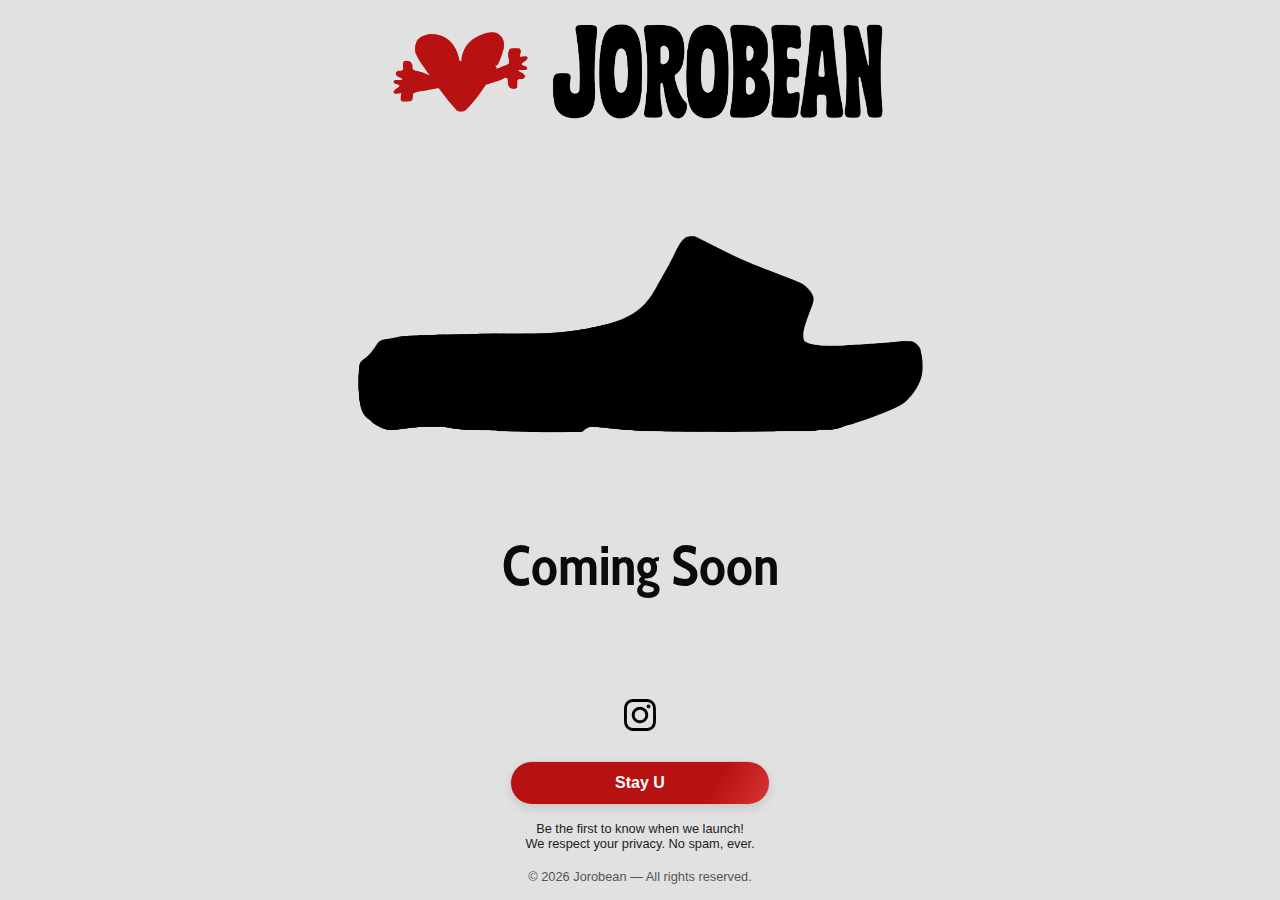
<file: index.html>
<html lang="en">
<head>
  <meta charset="UTF-8" />
  <meta name="viewport" content="width=device-width, initial-scale=1.0"/>
  <!-- Apple mobile web app: status bar color -->
  <meta name="apple-mobile-web-app-capable" content="yes">
  <meta name="apple-mobile-web-app-status-bar-style" content="black-translucent">
  <meta name="theme-color" content="#e1e1e1">
  <title>Coming Soon</title>

  <!-- ✅ Favicons -->
  <link rel="icon" type="image/png" sizes="32x32" href="/favicon-32x32.png">
  <link rel="icon" type="image/png" sizes="16x16" href="/favicon-16x16.png">
  <link rel="shortcut icon" href="/favicon.ico" type="image/x-icon">
  <link rel="apple-touch-icon" sizes="180x180" href="/apple-touch-icon.png">
  <!-- Optional: Safari pinned tab -->
  <!-- <link rel="mask-icon" href="/safari-pinned-tab.svg" color="#000000"> -->

  <link rel="canonical" href="https://jorobean.com">
  <meta name="robots" content="index, follow">
  <meta name="description" content="Wear The Love. The Jorobean store is launching soon. Stay updated and be the first to know!">

  <!-- Open Graph / Social Sharing -->
  <meta property="og:title" content="Jorobean — Coming Soon">
  <meta property="og:description" content="Wear The Love. Get ready for the Jorobean launch.">
  <meta property="og:image" content="https://jorobean.com/logo.png">
  <meta property="og:url" content="https://jorobean.com">
  <meta property="og:type" content="website">

  <!-- Schema.org Structured Data -->
  <script type="application/ld+json">
  {
    "@context": "http://schema.org",
    "@type": "WebSite",
    "name": "Jorobean",
    "url": "https://jorobean.com",
    "description": "Wear The Love. Get ready for the Jorobean launch.",
    "potentialAction": {
      "@type": "SearchAction",
      "target": "https://jorobean.com/?q={search_term_string}",
      "query-input": "required name=search_term_string"
    }
  }
  </script>

  <style>
    * {
      box-sizing: border-box;
    }

    body {
      margin: 0;
      font-family: Arial, sans-serif;
      background-color: #e1e1e1;
      color: #0b0b0b;
      display: flex;
      flex-direction: column;
      align-items: center;
      text-align: center;
      position: relative;
      overflow-x: hidden;
      min-height: 100vh;
      padding-top: 80px; /* add padding so content doesn't hide under logo */
    }

    .logo-container {
      position: fixed;
      top: 0;
      left: 0;
      width: 100%;
      z-index: 1000;
      padding: 10px;
      pointer-events: none;
    }

    .logo {
      position: absolute;
      height: auto;
      opacity: 0;
      visibility: hidden;
      transition: opacity 0.3s ease-out, visibility 0.3s ease-out;
      pointer-events: all;
    }

    .logo-centered {
      max-width: 520px;
      width: 100%;
      left: 50%;
      transform: translateX(-50%);
      opacity: 1;
      visibility: visible;
    }

    .logo-corner {
      width: 120px;
      left: 16px;
      top: 16px;
      opacity: 0;
      visibility: hidden;
    }

    form.expanded ~ .logo-container .logo-centered,
    #notifyForm.expanded ~ .logo-container .logo-centered {
      opacity: 0 !important;
      visibility: hidden !important;
    }

    form.expanded ~ .logo-container .logo-corner,
    #notifyForm.expanded ~ .logo-container .logo-corner {
      opacity: 1 !important;
      visibility: visible !important;
      z-index: 2000;
    }

    body.scrolled .logo-centered {
      opacity: 0;
      visibility: hidden;
    }

    body.scrolled .logo-corner {
      opacity: 1;
      visibility: visible;
    }

    .content-wrapper {
      flex: 1 0 auto;
      display: flex;
      flex-direction: column;
      align-items: center;
      justify-content: center;
      padding: 32px;
      overflow: hidden;
      transform-style: preserve-3d;
      will-change: transform;
      transition: transform 0.3s ease-out;
      position: relative; /* For proper stacking */
      z-index: 1;
    }

    .silhouette-container {
      width: 80vw;
      max-width: 600px;
      height: clamp(180px, 28vw, 340px);
      margin: 0;
      display: flex;
      align-items: center;
      justify-content: center;
      position: relative;
    }

    .silhouette-img,
    .wave-shoe-img {
      position: absolute;
      left: 0;
      top: 0;
      width: 100%;
      height: 100%;
      transition: opacity 0.7s cubic-bezier(.4,0,.2,1);
      pointer-events: none;
      user-select: none;
    }

    .silhouette-img {
      z-index: 2;
      opacity: 1;
    }

    .wave-shoe-img {
      z-index: 1;
      opacity: 0;
    }

    /* Hover effects only on non-touch devices */
    @media (hover: hover) {
      .silhouette-container:hover .silhouette-img,
      .silhouette-container:focus-within .silhouette-img {
        opacity: 0;
      }

      .silhouette-container:hover .wave-shoe-img,
      .silhouette-container:focus-within .wave-shoe-img {
        opacity: 1;
      }
    }

    h1 {
      font-size: clamp(1.1rem, 2.5vw, 1.5rem);
      margin: clamp(15px, 3vw, 25px) 0 0 0;
      opacity: 0;
      transition: opacity 0.35s cubic-bezier(.4,0,.2,1);
      animation: fadeIn 1s ease forwards;
      animation-delay: 0.9s;
      font-weight: bold;
      letter-spacing: 0.01em;
    }

    #form-container {
      margin-top: 0;
      margin-bottom: 24px;
      position: absolute;
      left: 0;
      right: 0;
      bottom: 60px;
      width: 100vw;
      display: flex;
      flex-direction: column;
      align-items: center;
      opacity: 0;
      animation: fadeIn 1s ease forwards;
      animation-delay: 1.2s;
    }
    
    @media screen and (max-height: 600px) {
      #form-container {
        position: relative;
        bottom: auto;
        margin: 20px auto;
      }
    }

    form.expanded {
      z-index: 1000;
      background: #e1e1e1;
      position: relative;
      box-shadow: 0 4px 24px 0 rgba(0,0,0,0.10);
      border-radius: 24px;
      padding: 24px 0 24px 0;
      margin-bottom: 12px;
      width: 420px;
      max-width: 92vw;
      min-width: 320px;
      margin-left: auto;
      margin-right: auto;
      overflow: hidden;
      /* No idle animation */
      transform-origin: center center;
      transition: box-shadow 0.2s;
    }


    /* Dynamic tilt handled by JS. Only box-shadow on hover/focus for feedback. */
    form.expanded:hover,
    form.expanded:focus-within {
      box-shadow: 0 8px 32px 0 rgba(0,0,0,0.16);
    }

</div>

</footer>
<!-- Only one Instagram icon above for better mobile layout -->



    @media (max-width: 600px) {
      form.expanded {
        transform-origin: 12% 10%;
      }
    }

    @keyframes floating-tilt {
      0% {
        transform: rotate(-1.2deg) translateY(0px) scale(1.00);
      }
      12% {
        transform: rotate(0.7deg) translateY(-2px) scale(1.01);
      }
      24% {
        transform: rotate(1.3deg) translateY(-3px) scale(1.01);
      }
      36% {
        transform: rotate(0.7deg) translateY(-2px) scale(1.01);
      }
      50% {
        transform: rotate(-1.2deg) translateY(0px) scale(1.00);
      }
      62% {
        transform: rotate(-2.1deg) translateY(2px) scale(0.99);
      }
      74% {
        transform: rotate(-2.7deg) translateY(3px) scale(0.99);
      }
      86% {
        transform: rotate(-2.1deg) translateY(2px) scale(0.99);
      }
      100% {
        transform: rotate(-1.2deg) translateY(0px) scale(1.00);
      }
    }

    @keyframes floating-tilt-strong {
      0% {
        transform: rotate(-3.5deg) translateY(0px) scale(1.01);
      }
      12% {
        transform: rotate(2.2deg) translateY(-7px) scale(1.025);
      }
      24% {
        transform: rotate(4deg) translateY(-10px) scale(1.03);
      }
      36% {
        transform: rotate(2.2deg) translateY(-7px) scale(1.025);
      }
      50% {
        transform: rotate(-3.5deg) translateY(0px) scale(1.01);
      }
      62% {
        transform: rotate(-5.2deg) translateY(7px) scale(0.985);
      }
      74% {
        transform: rotate(-7deg) translateY(10px) scale(0.98);
      }
      86% {
        transform: rotate(-5.2deg) translateY(7px) scale(0.985);
      }
      100% {
        transform: rotate(-3.5deg) translateY(0px) scale(1.01);
      }
    }

    @media (max-width: 600px) {
      form.expanded {
        transform-origin: 12% 10%;
      }
    }

    @keyframes floating-tilt {
      0% {
        transform: rotate(-1.2deg) translateY(0px) scale(1.00);
      }
      12% {
        transform: rotate(0.7deg) translateY(-2px) scale(1.01);
      }
      24% {
        transform: rotate(1.3deg) translateY(-3px) scale(1.01);
      }
      36% {
        transform: rotate(0.7deg) translateY(-2px) scale(1.01);
      }
      50% {
        transform: rotate(-1.2deg) translateY(0px) scale(1.00);
      }
      62% {
        transform: rotate(-2.1deg) translateY(2px) scale(0.99);
      }
      74% {
        transform: rotate(-2.7deg) translateY(3px) scale(0.99);
      }
      86% {
        transform: rotate(-2.1deg) translateY(2px) scale(0.99);
      }
      100% {
        transform: rotate(-1.2deg) translateY(0px) scale(1.00);
      }
    }

    form.expanded::before {
      content: '';
      position: absolute;
      top: -60%;
      left: -60%;
      width: 220%;
      height: 220%;
      background: linear-gradient(120deg, rgba(255,255,255,0.0) 60%, rgba(255,255,255,0.35) 70%, rgba(255,255,255,0.0) 80%);
      transform: rotate(0deg);
      pointer-events: none;
      z-index: 1001;
      animation: glint-panel 2.8s linear infinite;
    }

    @keyframes glint-panel {
      0% {
        transform: translate(-100%, -100%) rotate(15deg);
        opacity: 0;
      }
      10% {
        opacity: 0.2;
      }
      40% {
        opacity: 0.7;
      }
      60% {
        opacity: 0.2;
      }
      100% {
        transform: translate(100%, 100%) rotate(15deg);
        opacity: 0;
      }
    }

    .signup-lead {
      font-size: 1em;
      color: #222;
      margin-bottom: 18px;
      margin-top: 0;
      transform-origin: center center;
    }

    form {
      display: flex;
      flex-direction: column;
      align-items: center;
      gap: 12px;
    }

    input {
      padding: 12px;
      font-size: 1rem;
      border: 1px solid #ccc;
      border-radius: 9999px;
      width: 260px;
      max-width: 90vw;
      box-shadow: 0 4px 10px rgba(0, 0, 0, 0.1);
      text-align: center;
      transition: all 0.3s ease;
      background-color: #ffffff;
      color: #0b0b0b;
    }

    #name,
    #email {
      display: none;
      opacity: 0;
    }

    @keyframes shine-reverse {
      0% { background-position: 200% 0; }
      100% { background-position: -200% 0; }
    }

    #starterInput {
      background: linear-gradient(
        120deg,
        #b71111 40%,
        #d32f2f 50%,
        #b71111 60%
      );
      background-size: 200% 100%;
      animation: shine-reverse 10s cubic-bezier(.4,0,.2,1) infinite;
      color: white;
      font-weight: bold;
      text-align: center;
      cursor: pointer;
      position: relative;
      overflow: hidden;
    }

    /* Glint effect removed in favor of animated gradient shine */

    form.expanded #starterInput {
      display: none;
    }

    form.expanded #name,
    form.expanded #email {
      display: block;
      opacity: 1;
      text-align: left;
    }

    button {
      background: #b71111;
      color: white;
      font-size: 1rem;
      padding: 10px 20px;
      border: none;
      border-radius: 6px;
      display: none;
      cursor: pointer;
      transition: transform 0.15s ease, color 0.3s ease;
    }

    button:active {
      transform: scale(0.97);
    }

    form.expanded button {
      display: flex;
      align-items: center;
      gap: 8px;
    }

    .spinner {
      border: 2px solid white;
      border-top: 2px solid transparent;
      border-radius: 50%;
      width: 18px;
      height: 18px;
      animation: spin 1s linear infinite;
      display: none;
    }

    @keyframes spin {
      100% { transform: rotate(360deg); }
    }

    .instagram {
      position: static !important;
      margin: 0 auto 18px auto !important;
      z-index: 1;
    }

    footer {
      flex-shrink: 0;
      width: 100%;
      font-size: 0.8rem;
      color: #555;
      text-align: center;
      user-select: none;
      background: #e1e1e1;
      display: flex;
      flex-direction: column;
      align-items: center;
      padding: 16px 0;
      min-height: 180px;
    }

    @keyframes fadeIn {
      to { opacity: 1; }
    }

    #privacyNote {
      font-size: 0.8rem;
      color: #666;
      margin-top: 12px;
      max-width: 280px;
    }

    @media (max-width: 600px) {
      #form-container {
        position: static;
        margin: 20px auto;
        padding-bottom: 20px;
      }
      .signup-lead {
        font-size: 0.93em;
        margin-top: 6px;
        margin-bottom: 6px;
      }
      
      /* Adjust form position when virtual keyboard is likely open */
      @media (max-height: 500px) {
        body {
          padding-top: 10px;
        }
        #form-container {
          margin: 10px auto;
        }
        .content-wrapper {
          display: none;
        }
      }
      .logo-container {
        padding: 8px;
      }
      .logo-centered {
        max-width: 96vw;
        padding: 2px;
      }
      .logo-corner {
        width: 80px;
        left: 8px;
        top: 8px;
      }
      body {
        padding-top: 18px;
      }
      .content-wrapper {
        position: relative !important;
        top: unset !important;
        left: unset !important;
        transform: unset !important;
        margin-top: 2vh !important;
        margin-bottom: 2vh !important;
      }
      .silhouette-container {
        width: 100vw;
        max-width: 100vw;
        height: clamp(180px, 28vw, 340px);
        margin: 0;
      }
      h1 {
        font-size: clamp(1.1rem, 2.5vw, 1.5rem);
        margin: clamp(15px, 3vw, 25px) 0 0.3em 0;
      }
      .instagram {
        margin-top: 4px !important;
        margin-bottom: 4px !important;
      }
      form.expanded {
        padding: 6px 0 6px 0;
        width: 98vw;
        max-width: 99vw;
        min-width: 0;
      }
      footer {
        padding: 24px 0 16px 0;
        font-size: 0.7rem;
      }
      #privacyNote {
        font-size: 0.65rem;
        margin-top: 3px;
      }
    }

    .silhouette-container.revealed .silhouette-img {
      opacity: 0;
    }
    .silhouette-container.revealed .wave-shoe-img {
      opacity: 1;
    }
  </style>
</head>
<body>
  <div class="logo-container">
    <a href="#" class="logo logo-centered">
      <img src="logo.svg" alt="Jorobean Logo" style="width: 100%; height: auto;" />
    </a>
    <a href="#" class="logo logo-corner">
      <img src="logo2.svg" alt="Jorobean Logo Corner" style="width: 100%; height: auto;" />
    </a>
  </div>
  <div style="height:0.5vh;"></div>
  <div class="content-wrapper">
    <div class="silhouette-container">
      <img class="silhouette-img" src="silhouette.svg" alt="Silhouette" />
      <img class="wave-shoe-img" src="wave-shoe.svg" alt="Wave Shoe" />
    </div>
    <div class="wave-text-container" tabindex="0" aria-label="WAVE reveal">
      <!-- Default text -->
      <svg class="wave-text-svg coming-soon" viewBox="0 0 100 28" style="display:block;">
        <text text-anchor="middle" x="50" y="22" font-size="24" fill="#0b0b0b" font-family="'Cabin Condensed', Arial, sans-serif">Coming Soon</text>
      </svg>
      <!-- WAVE liquid effect text -->
      <svg class="wave-text-svg wave-effect" viewBox="0 0 220 38" style="display:none;">
        <defs>
          <linearGradient id="gradient" x1="0" y1="0" x2="0" y2="1">
            <stop offset="0%" stop-color="#0463d3"/>
            <stop offset="100%" stop-color="#7cb9ff"/>
          </linearGradient>
          <pattern id="wave" x="0" y="-2" width="220" height="38" patternUnits="userSpaceOnUse">
            <path id="wavePath" d="M-110 18 Q-95 10 -80 18 T-50 18 T-20 18 T10 18 T40 18 T70 18 T100 18 T130 18 T160 18 T190 18 T220 18 V38 H-110z" fill="url(#gradient)">
              <animateTransform
                  attributeName="transform"
                  type="translate"
                  values="0,0;110,0;110,38;0,38;0,0"
                  keyTimes="0;0.5;0.6;0.62;1"
                  dur="6s"
                  repeatCount="indefinite" />
              <animate
                  attributeName="opacity"
                  values="1;1;0;0;1"
                  keyTimes="0;0.5;0.6;0.62;1"
                  dur="6s"
                  repeatCount="indefinite" />
            </path>
          </pattern>
        </defs>
        <text text-anchor="middle" x="110" y="32" font-size="34" letter-spacing="14" fill="white" fill-opacity="0.1" font-family="'Cabin Condensed', Arial, sans-serif">WAVE</text>
        <text text-anchor="middle" x="110" y="32" font-size="34" letter-spacing="14" fill="url(#wave)" fill-opacity="1" font-family="'Cabin Condensed', Arial, sans-serif" stroke="#909090" stroke-width="0.2">WAVE</text>
      </svg>
    </div>
    <style>
      @import url('https://fonts.googleapis.com/css?family=Cabin+Condensed');
      .wave-text-container {
        display: flex;
        flex-direction: column;
        align-items: center;
        justify-content: center;
        width: 100%;
        margin: clamp(15px, 3vw, 25px) 0 0 0;
        outline: none;
        cursor: pointer;
        min-height: 32px;
      }
      .wave-text-svg {
        font-weight: bold;
        max-width: 900px;
        width: 100%;
        height: 64px;
        user-select: none;
        pointer-events: none;
      }
      @media (max-width: 600px) {
        .wave-text-svg {
          height: 44px;
        }
      }
    </style>
  <script>
    // ...existing code...
    // WAVE text effect sync with silhouette/wave-shoe state
    (function() {
      const waveTextContainer = document.querySelector('.wave-text-container');
      if (!waveTextContainer) return;
      const comingSoonSVG = waveTextContainer.querySelector('.coming-soon');
      const waveSVG = waveTextContainer.querySelector('.wave-effect');
      const silhouetteContainer = document.querySelector('.silhouette-container');
      if (!silhouetteContainer) return;

      function updateWaveText() {
        if (silhouetteContainer.classList.contains('revealed')) {
          comingSoonSVG.style.display = 'none';
          waveSVG.style.display = 'block';
        } else {
          comingSoonSVG.style.display = 'block';
          waveSVG.style.display = 'none';
        }
      }

      // Desktop: hover/focus
      silhouetteContainer.addEventListener('mouseenter', function() {
        silhouetteContainer.classList.add('revealed');
        updateWaveText();
      });
      silhouetteContainer.addEventListener('mouseleave', function() {
        silhouetteContainer.classList.remove('revealed');
        updateWaveText();
      });
      silhouetteContainer.addEventListener('focus', function() {
        silhouetteContainer.classList.add('revealed');
        updateWaveText();
      });
      silhouetteContainer.addEventListener('blur', function() {
        silhouetteContainer.classList.remove('revealed');
        updateWaveText();
      });

      // Mobile: tap to show for 3s (sync with existing logic)
      let revealTimeout = null;
      function isTouch() {
        return 'ontouchstart' in window || navigator.maxTouchPoints > 0;
      }
      silhouetteContainer.addEventListener('touchstart', function(e) {
        e.preventDefault();
        e.stopPropagation();
        silhouetteContainer.classList.add('revealed');
        updateWaveText();
        if (revealTimeout) clearTimeout(revealTimeout);
        revealTimeout = setTimeout(function() {
          silhouetteContainer.classList.remove('revealed');
          updateWaveText();
        }, 3000);
      }, { passive: false });

      // Initial state
      updateWaveText();
    })();
    // ...existing code...
  </script>
  </div>
  <footer id="footer" aria-label="Site copyright">
    <form id="notifyForm" novalidate style="display:flex;flex-direction:column;align-items:center;gap:12px;max-width:320px;margin:0 auto;">
      <a class="instagram" href="https://instagram.com/jorobean" target="_blank" rel="noopener noreferrer" aria-label="Jorobean Instagram" style="display:block;margin:0 auto 8px auto;position:static;">
        <img src="instagram-icon.svg" alt="Instagram Icon" style="width:32px;" />
      </a>
      <input type="text" id="starterInput" placeholder="" autocomplete="off" />
      <input type="text" id="name" name="name" placeholder="Name" autocomplete="name" />
      <input type="email" id="email" name="email" placeholder="Email" autocomplete="email" required />
      <button type="submit" id="submitBtn">
        <span class="btn-text">Submit</span>
        <div class="spinner" id="spinner"></div>
      </button>
    </form>
    <div class="signup-lead" style="margin-top:16px;max-width:320px;margin-left:auto;margin-right:auto;">
      Be the first to know when we launch!<br>We respect your privacy. No spam, ever.
    </div>
    <div id="copyright"></div>
  </footer>
  <!-- Only one Instagram icon above for better mobile layout -->
  <script>

    document.getElementById("copyright").textContent =
      `© ${new Date().getFullYear()} Jorobean — All rights reserved.`;

    const form = document.getElementById("notifyForm");
    const starterInput = document.getElementById("starterInput");
    const nameInput = document.getElementById("name");
    const emailInput = document.getElementById("email");
    const button = document.getElementById("submitBtn");
    const btnText = button.querySelector(".btn-text");
    const spinner = document.getElementById("spinner");

    const phrase = "Stay Updated";
    let charIndex = 0, isDeleting = false;
    let typingInterval;

    // Glint effect removed: now handled by CSS-only animation on #starterInput

    function type() {
      if (!form.classList.contains("expanded")) {
        if (!isDeleting) {
          starterInput.value = phrase.substring(0, charIndex++);
          if (charIndex > phrase.length) {
            isDeleting = true;
            setTimeout(type, 4000);
            return;
          }
        } else {
          starterInput.value = phrase.substring(0, charIndex--);
          if (charIndex === -1) {
            starterInput.value = '';
            isDeleting = false;
            setTimeout(type, 1200); // Longer pause before typing again
            charIndex = 0;
            return;
          }
        }
        typingInterval = setTimeout(type, 100);
      }
    }

    type();

    starterInput.addEventListener("focus", () => {
      clearTimeout(typingInterval);
      form.classList.add("expanded");
      starterInput.value = "";
      nameInput.focus();
      // Hide content wrapper when form expands on non-mobile or when virtual keyboard is open
      const contentWrapper = document.querySelector('.content-wrapper');
      if (contentWrapper) {
        if (window.innerHeight < 500 || window.innerWidth > 600) {
          contentWrapper.style.display = 'none';
        } else {
          contentWrapper.style.opacity = '0.3';
        }
      }
      // Show corner logo
      document.body.classList.add('scrolled');
    });

    form.addEventListener("submit", async (e) => {
      e.preventDefault();

      if (!nameInput.value.trim() || !emailInput.value.trim()) {
        alert("Please enter both name and email.");
        return;
      }

      btnText.style.display = "none";
      spinner.style.display = "inline-block";
      button.disabled = true;

      const formData = new FormData();
      formData.append("name", nameInput.value.trim());
      formData.append("email", emailInput.value.trim());

      try {
        // Send to Formspree
        const formspreeRes = await fetch("https://formspree.io/f/meoabwgg", {
          method: "POST",
          headers: { Accept: "application/json" },
          body: formData
        });

        // Send to Google Sheets
        const sheetsRes = await fetch('https://script.google.com/macros/s/AKfycbzqIkE-C45jtw6B-E549upyZkW0aRie2n1xOV50fMM9e7xk4q4v2omf-Qupyt4xoWFQ/exec', {
          method: 'POST',
          mode: 'no-cors',
          headers: {
            'Content-Type': 'application/json',
          },
          body: JSON.stringify({
            name: nameInput.value.trim(),
            email: emailInput.value.trim()
          })
        });

        // Only check Formspree response since Google Sheets is no-cors
        if (!formspreeRes.ok) throw new Error("Submit failed");

        spinner.style.display = "none";
        btnText.textContent = "Submit";
        btnText.style.display = "inline-block";

        form.reset();
        form.classList.remove("expanded");
        // Show content wrapper again after form closes
        const contentWrapper = document.querySelector('.content-wrapper');
        if (contentWrapper) {
          contentWrapper.style.display = '';
        }
        // Switch back to centered logo only if we're at the top of the page
        if (window.scrollY <= 25) {
          document.body.classList.remove('scrolled');
        }

        starterInput.value = "Thank You";
        starterInput.disabled = true;
        starterInput.style.display = "block";

        setTimeout(() => {
          location.reload();
        }, 30000); // Reload after 30 seconds

      } catch (err) {
        spinner.style.display = "none";
        btnText.style.display = "inline-block";
        btnText.textContent = "Submit";
        button.disabled = false;
        alert("Something went wrong. Try again later.");
        console.error(err);
      }
    });

    // Accessibility: allow keyboard focus to trigger the fade
    const silhouetteContainer = document.querySelector('.silhouette-container');
    if (silhouetteContainer) {
      silhouetteContainer.tabIndex = 0;
      // Close form when clicking/tapping outside
      function restoreAfterClose() {
        // Fade in content wrapper together, faster
        const contentWrapper = document.querySelector('.content-wrapper');
        if (contentWrapper) {
          if (contentWrapper.style.display === 'none') {
            contentWrapper.style.opacity = 0;
            contentWrapper.style.display = '';
            setTimeout(() => {
              contentWrapper.style.opacity = 1;
            }, 10);
          } else {
            contentWrapper.style.opacity = 1;
          }
        }
        // Restore Stay Updated text in starterInput and restart typing animation
        starterInput.value = '';
        starterInput.disabled = false;
        starterInput.style.display = '';
        charIndex = 0;
        isDeleting = false;
        type();
        // Switch back to centered logo only if we're at the top of the page
        if (window.scrollY <= 25) {
          document.body.classList.remove('scrolled');
        }
      }
      document.addEventListener('mousedown', function(e) {
        if (form.classList.contains('expanded')) {
          if (!form.contains(e.target)) {
            form.classList.remove('expanded');
            restoreAfterClose();
          }
        }
      });
      document.addEventListener('touchstart', function(e) {
        if (form.classList.contains('expanded')) {
          if (!form.contains(e.target)) {
            form.classList.remove('expanded');
            restoreAfterClose();
          }
        }
      });
    }

    // Mobile tap-to-reveal logic - always show wave shoe for 3 seconds on tap
    (function() {
      const container = document.querySelector('.silhouette-container');
      if (!container) return;
      
      let revealTimeout = null;
      let isRevealed = false;
      
      function isTouch() {
        return 'ontouchstart' in window || navigator.maxTouchPoints > 0;
      }
      
      function showWaveShoe() {
        // Clear any existing timeout
        if (revealTimeout) {
          clearTimeout(revealTimeout);
        }
        
        // Show wave shoe
        container.classList.add('revealed');
        isRevealed = true;
        
        // Set timeout to automatically hide after 3 seconds
        revealTimeout = setTimeout(() => {
          container.classList.remove('revealed');
          isRevealed = false;
          revealTimeout = null;
        }, 3000);
      }
      
      function hideWaveShoe() {
        if (revealTimeout) {
          clearTimeout(revealTimeout);
          revealTimeout = null;
        }
        container.classList.remove('revealed');
        isRevealed = false;
      }
      
      // Apply logic for both touch and non-touch devices
      container.style.cursor = 'pointer';
      
      // Use touchstart for better mobile responsiveness
      container.addEventListener('touchstart', function(e) {
        e.preventDefault();
        e.stopPropagation();
        showWaveShoe();
      }, { passive: false });
      
      // Fallback for devices without touch
      container.addEventListener('click', function(e) {
        e.preventDefault();
        e.stopPropagation();
        // Only trigger if not already handled by touchstart
        if (!isTouch()) {
          showWaveShoe();
        }
      });
      
      // Clean up timeout when container is hidden (e.g., form expands)
      const observer = new MutationObserver(() => {
        if (contentWrapper.style.display === 'none') {
          hideWaveShoe();
        }
      });
      const contentWrapper = document.querySelector('.content-wrapper');
      if (contentWrapper) {
        observer.observe(contentWrapper, { attributes: true, attributeFilter: ['style'] });
      }
    })();
  </script>

  <!-- Dynamic 3D tilt effect for notifyForm panel -->
  <script>
    (function() {
      let rafId = null;
      let tiltActive = false;
      
      function applyTilt(form, e) {
        const rect = form.getBoundingClientRect();
        const x = e.clientX - rect.left;
        const y = e.clientY - rect.top;
        
        // Convert to normalized coordinates (-1 to 1)
        const px = (x / rect.width) * 2 - 1;
        const py = (y / rect.height) * 2 - 1;
        
        // Maximum tilt angle
        const maxDeg = 10;
        
        // Direct mapping: px controls Y-axis rotation, py controls X-axis rotation
        const rotateX = -py * maxDeg;
        const rotateY = px * maxDeg;
        
        form.style.transform = `perspective(600px) rotateX(${rotateX}deg) rotateY(${rotateY}deg)`;
      }

      function handleMouseMove(e) {
        if (!tiltActive) return;
        
        const form = document.getElementById('notifyForm');
        if (!form || !form.classList.contains('expanded')) return;
        
        // Cancel any pending frame
        if (rafId) {
          cancelAnimationFrame(rafId);
        }
        
        // Schedule the tilt update
        rafId = requestAnimationFrame(() => {
          applyTilt(form, e);
          rafId = null;
        });
      }

      function resetTilt() {
        const form = document.getElementById('notifyForm');
        if (!form || !form.classList.contains('expanded')) return;
        
        // Cancel any pending tilt update
        if (rafId) {
          cancelAnimationFrame(rafId);
          rafId = null;
        }
        
        // Only apply reset if we're not in a touch tilt animation
        if (!isTilting) {
          // Clear any existing transitions first
          form.style.transition = '';
          
          // Force a reflow
          void form.offsetWidth;
          
          // Smooth transition back to neutral
          form.style.transition = 'transform 0.3s ease-out';
          form.style.transform = 'perspective(600px) rotateX(0deg) rotateY(0deg)';
          
          // Remove transition after it completes
          setTimeout(() => {
            form.style.transition = '';
          }, 300);
        }
      }

      // Initialize tilt when form expands
      // Handle touch taps in corners
      // Track if we're currently in a tilt animation
      let isTilting = false;

      function handleTouchTap(e) {
        const form = document.getElementById('notifyForm');
        if (!form || !form.classList.contains('expanded')) return;
        
        const touch = e.touches[0];
        const rect = form.getBoundingClientRect();
        const x = touch.clientX - rect.left;
        const y = touch.clientY - rect.top;
        
        // Define corner regions (20% of width/height)
        const cornerSize = {
          x: rect.width * 0.2,
          y: rect.height * 0.2
        };
        
        // Determine which corner was tapped
        let tiltX = 0, tiltY = 0;
        
        if (x < cornerSize.x) { // Left side
          tiltX = -1;
        } else if (x > rect.width - cornerSize.x) { // Right side
          tiltX = 1;
        }
        
        if (y < cornerSize.y) { // Top
          tiltY = 1;
        } else if (y > rect.height - cornerSize.y) { // Bottom
          tiltY = -1;
        }
        
        // If a corner was tapped and we're not already tilting
        if ((tiltX !== 0 || tiltY !== 0) && !isTilting) {
          isTilting = true;
          
          // Clear any existing transitions
          form.style.transition = '';
          
          // Force a reflow
          void form.offsetWidth;
          
          // Apply tilt with transition
          form.style.transition = 'transform 0.15s ease-out';
          form.style.transform = `perspective(600px) rotateX(${tiltY * 10}deg) rotateY(${tiltX * 10}deg)`;
          
          // Reset after 300ms
          setTimeout(() => {
            form.style.transition = 'transform 0.3s ease-out';
            form.style.transform = 'perspective(600px) rotateX(0deg) rotateY(0deg)';
            
            // Remove transition and clear tilting flag after reset completes
            setTimeout(() => {
              form.style.transition = '';
              isTilting = false;
            }, 300);
          }, 300);
        }
        
        // Prevent any mouse tracking while touch tilt is active
        if (isTilting) {
          tiltActive = false;
        }
      }

      function initTilt() {
        const form = document.getElementById('notifyForm');
        if (!form) return;
        
        // Reset state
        tiltActive = true;
        isTilting = false;
        
        // Clear any existing styles
        form.style.transform = '';
        form.style.transition = '';
        
        // Add event listeners for both touch and mouse
        form.addEventListener('touchstart', handleTouchTap);
        form.addEventListener('mousemove', handleMouseMove);
        form.addEventListener('mouseleave', resetTilt);
        form.addEventListener('blur', resetTilt, true);
        
        // Add touchend listener to ensure we can resume mouse tracking
        form.addEventListener('touchend', () => {
          setTimeout(() => {
            if (!isTilting) {
              tiltActive = true;
            }
          }, 50);
        });
      }

      // Stop tilt when form collapses
      function stopTilt() {
        tiltActive = false;
        resetTilt();
        
        const form = document.getElementById('notifyForm');
        if (form) {
          // Remove both mouse and touch event listeners
          form.removeEventListener('mousemove', handleMouseMove);
          form.removeEventListener('mouseleave', resetTilt);
          form.removeEventListener('blur', resetTilt, true);
          form.removeEventListener('touchstart', handleTouchTap);
        }
      }

      // Watch for form expansion
      const observer = new MutationObserver((mutations) => {
        mutations.forEach((mutation) => {
          if (mutation.type === 'attributes' && mutation.attributeName === 'class') {
            if (mutation.target.classList.contains('expanded')) {
              initTilt();
            } else {
              stopTilt();
            }
          }
        });
      });

      const form = document.getElementById('notifyForm');
      if (form) {
        observer.observe(form, { attributes: true, attributeFilter: ['class'] });
      }
    })();
  </script>

  <!-- Logo scroll effect -->
  <script>
    (function() {
      let lastScrollPosition = 0;
      const scrollThreshold = 25; // Reduced threshold to 25px

      function handleScroll() {
        const currentScroll = window.scrollY;
        const notifyForm = document.getElementById('notifyForm');
        
        // Only change logo state if form is not expanded
        if (!notifyForm.classList.contains('expanded')) {
          if (currentScroll > scrollThreshold && lastScrollPosition <= scrollThreshold) {
            // Scrolling down past threshold
            document.body.classList.add('scrolled');
          } else if (currentScroll <= scrollThreshold && lastScrollPosition > scrollThreshold) {
            // Scrolling up past threshold
            document.body.classList.remove('scrolled');
          }
        }
        
        lastScrollPosition = currentScroll;
      }

      // Add scroll event listener with debounce for better performance
      let scrollTimeout;
      window.addEventListener('scroll', () => {
        if (scrollTimeout) {
          window.cancelAnimationFrame(scrollTimeout);
        }
        scrollTimeout = window.requestAnimationFrame(() => {
          handleScroll();
        });
      });

      // Form expansion handler
      const form = document.getElementById('notifyForm');
      if (form) {
        const observer = new MutationObserver((mutations) => {
          mutations.forEach((mutation) => {
            if (mutation.type === 'attributes' && mutation.attributeName === 'class') {
              if (mutation.target.classList.contains('expanded')) {
                document.body.classList.add('scrolled');
              } else if (!window.scrollY) {
                document.body.classList.remove('scrolled');
              }
            }
          });
        });

        observer.observe(form, { attributes: true, attributeFilter: ['class'] });
      }

      // Initial check
      handleScroll();
    })();
  </script>
</body>
</html>
</file>
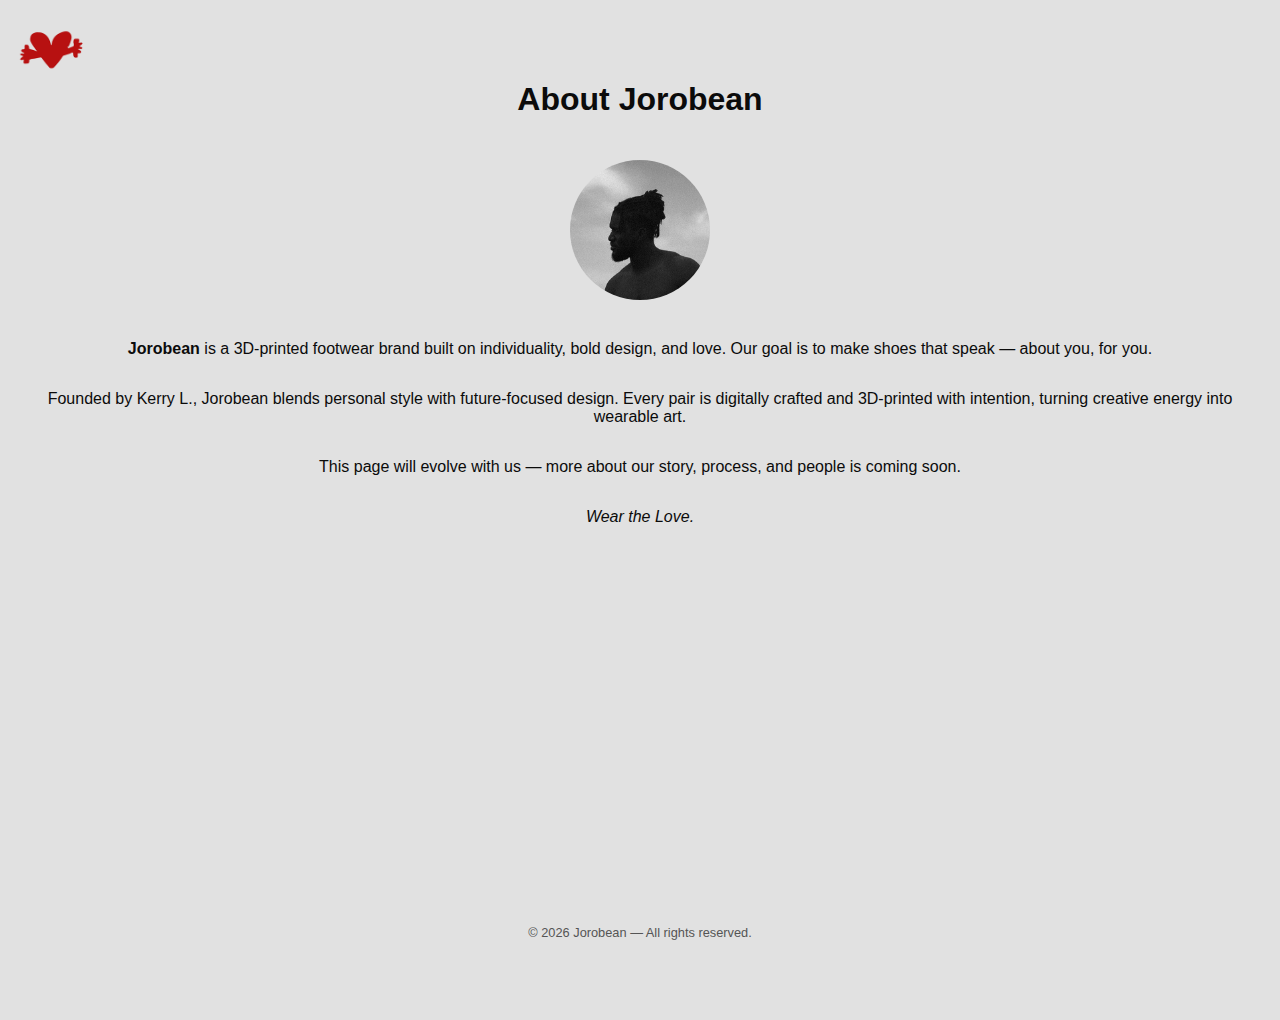
<file: about.html>
<!DOCTYPE html>
<html lang="en">
<head>
  <meta charset="UTF-8" />
  <meta name="viewport" content="width=device-width, initial-scale=1.0" />
  <title>About | Jorobean</title>
  <meta name="robots" content="index, follow" />
  <meta name="description" content="Learn more about Jorobean — a 3D-printed footwear brand built on love and individuality.">
  <link rel="canonical" href="https://jorobean.com/about" />

  <!-- Open Graph -->
  <meta property="og:title" content="About | Jorobean">
  <meta property="og:description" content="A 3D-printed footwear brand built on individuality, bold design, and love.">
  <meta property="og:image" content="https://jorobean.com/images/og-image.jpg">
  <meta property="og:url" content="https://jorobean.com/about">
  <meta property="og:type" content="website">

  <!-- Structured Data -->
  <script type="application/ld+json">
  {
    "@context": "https://schema.org",
    "@type": "Organization",
    "name": "Jorobean",
    "url": "https://jorobean.com",
    "logo": "https://jorobean.com/logo.png",
    "founder": {
      "@type": "Person",
      "name": "Kerry L.",
      "jobTitle": "Founder & CEO",
      "image": "https://jorobean.com/images/kerry.jpg",
      "sameAs": [
        "https://www.linkedin.com/in/kerry-l",
        "https://www.instagram.com/jorobean"
      ]
    },
    "description": "Jorobean is a creative footwear brand focused on 3D-printed shoes that reflect individuality and self-expression.",
    "foundingDate": "2024",
    "sameAs": [
      "https://www.instagram.com/jorobean"
    ]
  }
  </script>

  <style>
    body {
      margin: 0;
      padding: 60px 20px;
      font-family: Arial, sans-serif;
      background-color: #e1e1e1;
      color: #0b0b0b;
      text-align: center;
      min-height: 100vh;
      display: flex;
      flex-direction: column;
      align-items: center;
      justify-content: flex-start;
    }

    .top-left-logo {
      position: absolute;
      top: 10px;
      left: 10px;
      width: 80px;
      height: auto;
      z-index: 999;
    }

    .founder-img {
      width: 140px;
      border-radius: 50%;
      margin: 20px 0;
      animation: fadeIn 1s ease forwards;
      animation-delay: 0.5s;
      transition: transform 0.4s ease, box-shadow 0.4s ease;
    }

    .founder-img:hover {
      transform: translateY(3px) scale(0.95);
      box-shadow:
        inset 4px 4px 8px rgba(0, 0, 0, 0.4),
        inset -4px -4px 8px rgba(255, 255, 255, 0.6);
      cursor: pointer;
    }

    footer {
      margin-top: auto;
      padding: 20px 0;
      font-size: 0.8rem;
      color: #555;
      width: 100%;
      text-align: center;
    }

    @keyframes fadeIn {
      to { opacity: 1; }
    }
  </style>
</head>
<body>
  <a href="/">
    <img src="/logo2.png" alt="Jorobean Logo" title="Back to Home" class="top-left-logo" />
  </a>

  <h1>About Jorobean</h1>

  <a href="https://www.linkedin.com/in/kerry-l" target="_blank" rel="noopener">
    <img src="kerry.jpg" alt="Kerry L." title="Kerry L., Founder of Jorobean" class="founder-img" />
  </a>

  <p><strong>Jorobean</strong> is a 3D-printed footwear brand built on individuality, bold design, and love. Our goal is to make shoes that speak — about you, for you.</p>

  <p>Founded by Kerry L., Jorobean blends personal style with future-focused design. Every pair is digitally crafted and 3D-printed with intention, turning creative energy into wearable art.</p>

  <p>This page will evolve with us — more about our story, process, and people is coming soon.</p>

  <p><em>Wear the Love.</em></p>

  <footer>© <span id="year"></span> Jorobean — All rights reserved.</footer>

  <script>
    document.getElementById("year").textContent = new Date().getFullYear();
  </script>
</body>
</html>
</file>
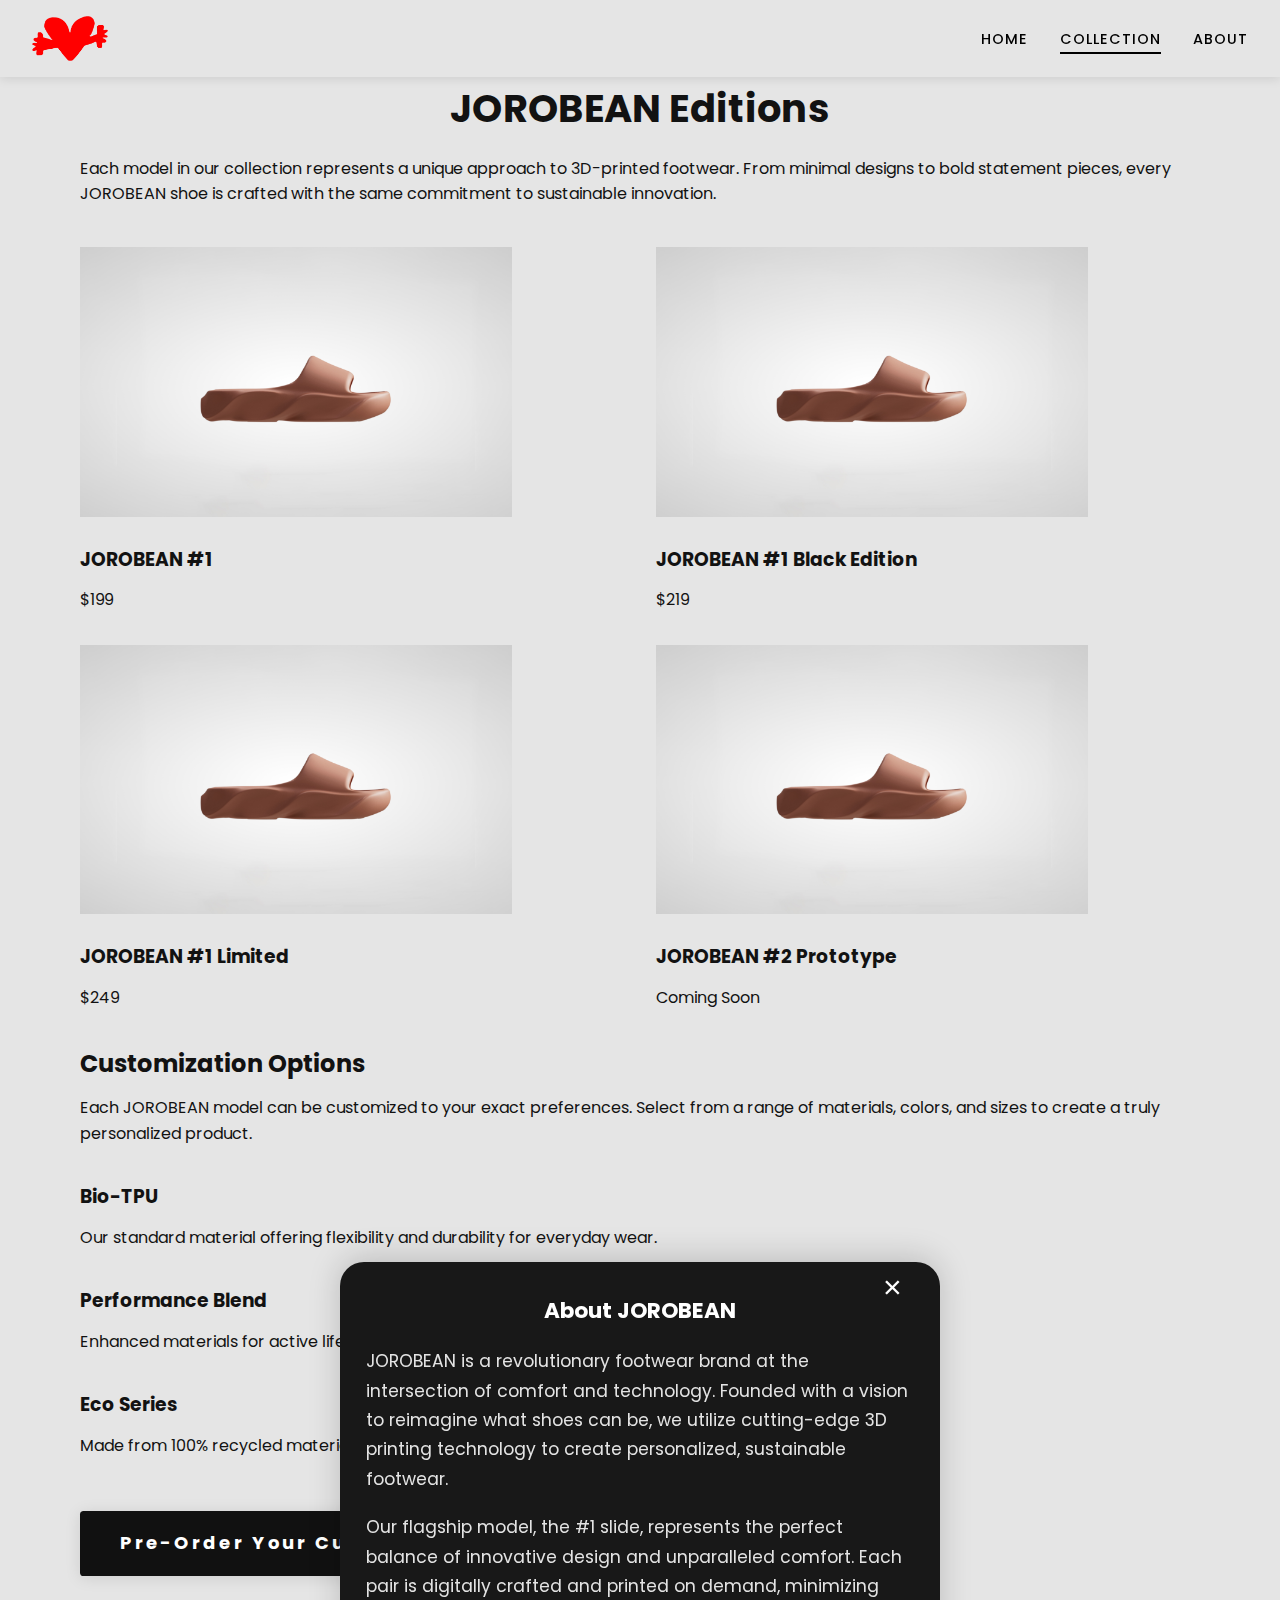
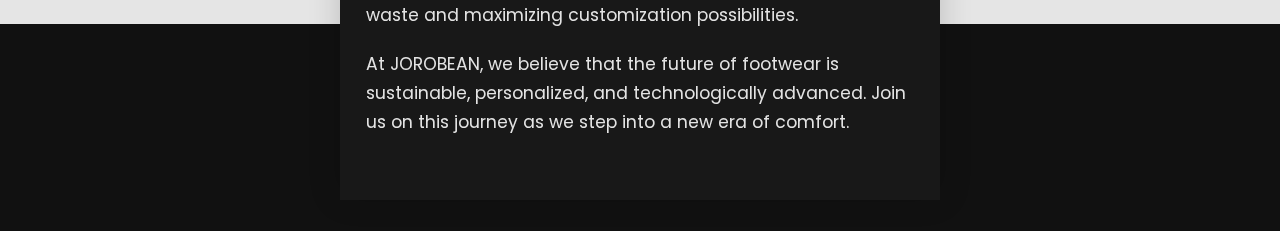
<file: collection.html>
<!DOCTYPE html>
<html lang="en">
<head>
    <meta charset="UTF-8">
    <meta name="viewport" content="width=device-width, initial-scale=1.0">
    <title>JOROBEAN Collection - 3D Printed Footwear</title>
    <link rel="stylesheet" href="styles.css">
    <link rel="stylesheet" href="https://cdnjs.cloudflare.com/ajax/libs/font-awesome/6.4.0/css/all.min.css">
    <link href="https://fonts.googleapis.com/css2?family=Poppins:wght@300;400;500;600;700&display=swap" rel="stylesheet">
</head>
<body>
    <!-- Navigation -->
    <nav class="navbar">
        <div class="logo-container">
            <a href="index.html" aria-label="Home">
                <img src="logo-heart.png" alt="JOROBEAN Logo" class="logo-icon">
            </a>
        </div>
        <ul class="nav-links">
            <li><a href="index.html">Home</a></li>
            <li><a href="collection.html" class="active">Collection</a></li>
            <li><a href="#" class="about-link">About</a></li>
        </ul>
        <div class="nav-icons">
            <a href="index.html" class="nav-icon home-icon" aria-label="Home">
                <i class="fas fa-home"></i>
            </a>
            <a href="#" class="nav-icon about-icon" aria-label="About">
                <i class="fas fa-info-circle"></i>
            </a>
        </div>
    </nav>

    <!-- Page Header -->
    <header class="page-header">
        <h1>Our Collection</h1>
    </header>

    <!-- Collection Section -->
    <section class="page-content">
        <div class="container">
            <h2 class="section-title">JOROBEAN Editions</h2>
            <p class="collection-intro">Each model in our collection represents a unique approach to 3D-printed footwear. From minimal designs to bold statement pieces, every JOROBEAN shoe is crafted with the same commitment to sustainable innovation.</p>
            
            <div class="collection-grid">
                <div class="collection-item animate-on-scroll">
                    <img src="shoe.jpg" alt="JOROBEAN #1" class="collection-image">
                    <div class="collection-overlay">
                        <h3 class="collection-title">JOROBEAN #1</h3>
                        <p class="collection-price">$199</p>
                    </div>
                </div>
                <div class="collection-item animate-on-scroll">
                    <img src="shoe.jpg" alt="JOROBEAN #1 Black Edition" class="collection-image">
                    <div class="collection-overlay">
                        <h3 class="collection-title">JOROBEAN #1 Black Edition</h3>
                        <p class="collection-price">$219</p>
                    </div>
                </div>
                <div class="collection-item animate-on-scroll">
                    <img src="shoe.jpg" alt="JOROBEAN #1 Limited" class="collection-image">
                    <div class="collection-overlay">
                        <h3 class="collection-title">JOROBEAN #1 Limited</h3>
                        <p class="collection-price">$249</p>
                    </div>
                </div>
                <div class="collection-item animate-on-scroll">
                    <img src="shoe.jpg" alt="JOROBEAN #2 Prototype" class="collection-image">
                    <div class="collection-overlay">
                        <h3 class="collection-title">JOROBEAN #2 Prototype</h3>
                        <p class="collection-price">Coming Soon</p>
                    </div>
                </div>
            </div>

            <div class="collection-info">
                <h2>Customization Options</h2>
                <p>Each JOROBEAN model can be customized to your exact preferences. Select from a range of materials, colors, and sizes to create a truly personalized product.</p>
                
                <div class="material-options">
                    <div class="material-option">
                        <h3>Bio-TPU</h3>
                        <p>Our standard material offering flexibility and durability for everyday wear.</p>
                    </div>
                    <div class="material-option">
                        <h3>Performance Blend</h3>
                        <p>Enhanced materials for active lifestyles with improved support and responsiveness.</p>
                    </div>
                    <div class="material-option">
                        <h3>Eco Series</h3>
                        <p>Made from 100% recycled materials for the environmentally conscious consumer.</p>
                    </div>
                </div>
                
                <div class="collection-cta">
                    <a href="index.html#pre-order" class="pre-order-btn">Pre-Order Your Custom Pair</a>
                </div>
            </div>
        </div>
    </section>

    <!-- Footer -->
    <footer>
        <div class="container">
            <div class="footer-controls">
                <div class="social-links">
                    <a href="#" aria-label="Instagram">
                        <i class="fab fa-instagram"></i>
                    </a>
                </div>
                <button id="theme-toggle" aria-label="Toggle dark/light mode">
                    <i class="fas fa-moon"></i>
                    <i class="fas fa-sun"></i>
                </button>
            </div>
            <div class="footer-bottom">
                <p>&copy; JOROBEAN <span id="year">2025</span></p>
            </div>
        </div>
    </footer>

    <!-- Page Transition Element -->
    <div class="page-transition"></div>

    <!-- About Modal Bottom Sheet -->
    <div class="about-bottom-sheet" id="about-bottom-sheet">
        <div class="about-bottom-sheet-content">
            <button class="about-bottom-sheet-close" id="about-bottom-sheet-close" aria-label="Close About">&times;</button>
            <h3>About JOROBEAN</h3>
            <p>JOROBEAN is a revolutionary footwear brand at the intersection of comfort and technology. Founded with a vision to reimagine what shoes can be, we utilize cutting-edge 3D printing technology to create personalized, sustainable footwear.</p>
            <p>Our flagship model, the #1 slide, represents the perfect balance of innovative design and unparalleled comfort. Each pair is digitally crafted and printed on demand, minimizing waste and maximizing customization possibilities.</p>
            <p>At JOROBEAN, we believe that the future of footwear is sustainable, personalized, and technologically advanced. Join us on this journey as we step into a new era of comfort.</p>
        </div>
    </div>

    <script type="module" src="script.js"></script>
</body>
</html>
</file>
<file: styles.css>
:root {
    --primary-color: #000000;
    --secondary-color: #454545;
    --accent-color: #888888;
    --bg-color-light: #E5E5E5;
    --text-color-light: #121212;
    --bg-color-dark: #121212;
    --text-color-dark: #f1f1f1;
    --container-width: 1200px;
    --spacing-sm: 0.5rem;
    --spacing-md: 1rem;
    --spacing-lg: 2rem;
    --border-radius: 0; /* Sharp edges for a more modern look */
    --font-family: 'Poppins', sans-serif;
    --transition: all 0.3s cubic-bezier(0.25, 0.8, 0.25, 1);
    --box-shadow: 0 4px 6px rgba(0, 0, 0, 0.1);
    --box-shadow-hover: 0 10px 20px rgba(0, 0, 0, 0.15);
    --pill-color: #222;
}

* {
    margin: 0;
    padding: 0;
    box-sizing: border-box;
}

@import url('https://fonts.googleapis.com/css2?family=Poppins:wght@300;400;500;600;700&display=swap');

html {
  scroll-behavior: smooth;
}

body {
    font-family: var(--font-family);
    line-height: 1.6;
    color: var(--text-color-light);
    background-color: var(--bg-color-light);
    transition: var(--transition);
    overflow-x: hidden;
}

body.dark-mode {
    color: var(--text-color-dark);
    background-color: var(--bg-color-dark);
}

body.light-mode {
    color: var(--text-color-light);
    background-color: var(--bg-color-light);
}

.container {
    width: 90%;
    max-width: var(--container-width);
    margin: 0 auto;
    padding: var(--spacing-md);
}

h1, h2, h3 {
    margin-bottom: var(--spacing-md);
    line-height: 1.2;
    font-weight: 700;
}

a {
    color: var(--primary-color);
    text-decoration: none;
    transition: var(--transition);
    position: relative;
}

a:hover {
    color: var(--secondary-color);
}

button {
    cursor: pointer;
    border: none;
    transition: var(--transition);
}

section {
    padding: var(--spacing-lg) 0;
    position: relative;
}

/* Navigation */
.navbar {
    position: fixed;
    top: 0;
    left: 0;
    width: 100%;
    padding: 1rem 2rem;
    display: flex;
    justify-content: space-between;
    align-items: center;
    background-color: #E5E5E5;
    color: black;
    z-index: 1000;
    box-shadow: 0 2px 10px rgba(0, 0, 0, 0.1);
    transition: var(--transition);
}

.dark-mode .navbar {
    background-color: black;
    color: white;
    box-shadow: 0 2px 10px rgba(0, 0, 0, 0.5);
}

.logo-container {
    display: flex;
    align-items: center;
    position: relative;
}

.logo-icon {
    height: 44.93px !important;
    width: auto !important;
}

.logo-container a {
    display: flex;
    align-items: center;
}

.nav-links {
    display: flex;
    list-style: none;
    gap: 2rem;
}

.nav-links a {
    font-weight: 500;
    text-transform: uppercase;
    font-size: 0.9rem;
    letter-spacing: 1px;
    position: relative;
    color: black;
}

.dark-mode .nav-links a {
    color: white;
}

.nav-links a::after {
    content: "";
    position: absolute;
    bottom: -5px;
    left: 0;
    width: 0;
    height: 2px;
    background-color: black;
    transition: var(--transition);
}

.dark-mode .nav-links a::after {
    background-color: white;
}

.nav-links a:hover::after {
    width: 100%;
}

.nav-links .active::after {
    width: 100%;
}

.nav-links .about-link {
    font-weight: 500;
    text-transform: uppercase;
    font-size: 0.9rem;
    letter-spacing: 1px;
    color: black;
    transition: var(--transition);
    position: relative;
}

.dark-mode .nav-links .about-link {
    color: white;
}

.mobile-menu-btn {
    display: none;
}

.nav-icons {
    display: none;
}

.nav-icon {
    font-size: 1.2rem;
    color: black;
    transition: var(--transition);
}

.dark-mode .nav-icon {
    color: white;
}

.nav-icon:hover {
    transform: scale(1.2);
}

@media (max-width: 800px) {
    .nav-links .home-link {
        display: none;
    }
    .nav-icons {
        display: flex;
        gap: 1.7em;
        align-items: center;
        justify-content: flex-end;
    }
    .nav-links .collection-link, .nav-links .about-link {
        display: none;
    }
}

@media (max-width: 600px) {
  /* Hide home and collection links and home icon on collection page */
  body.collection-page .nav-links .home-link,
  body.collection-page .nav-links .collection-link,
  body.collection-page .nav-icons .home-icon {
    display: none !important;
  }
}

/* Hero Section */
.hero {
  min-height: 100vh;
  width: 100vw;
  display: flex;
  align-items: stretch;
  justify-content: center;
  background: #111;
  padding: 0;
  position: relative;
  overflow: hidden;
}

.model-viewer-area {
  position: relative;
  flex: 1 1 0%;
  min-height: 90vh;
  width: 100vw;
  background: #fff;
  display: flex;
  flex-direction: column;
  align-items: center;
  justify-content: flex-start;
  overflow: visible;
  padding: 0;
}

.hero-image, .model-viewer {
  width: 100vw !important;
  max-width: 100vw !important;
  height: 56vw;
  max-height: 70vh;
  object-fit: cover;
  display: block;
  margin: 0;
  border-radius: 0;
  box-shadow: none;
  background: #111;
}

.model-viewer {
  width: 100vw !important;
  max-width: 100vw !important;
  height: 90vh;
  max-height: 98vh;
  min-height: 520px;
  display: block !important;
  align-items: center;
  justify-content: center;
  position: relative;
  z-index: 2;
  background: #111 !important;
  overflow: visible;
  opacity: 1 !important;
  box-shadow: none !important;
  margin-bottom: 0 !important;
  padding-bottom: 0 !important;
  border-bottom: none !important;
}

.model-viewer canvas {
  width: 100% !important;
  max-width: 100% !important;
  height: 100% !important;
  max-height: 100%;
  min-height: 100%;
  display: block;
  margin: 0 auto;
  background: transparent;
  object-fit: fill;
}

.color-picker-svg {
  width: 100%;
  height: 100%;
  pointer-events: none;
  position: absolute;
  left: 50%;
  top: 0;
  transform: translateX(-50%);
  z-index: 1;
  overflow: visible;
}

.color-picker-container {
  position: absolute;
  left: 50%;
  bottom: 0.3vh;
  transform: translateX(-50%);
  z-index: 10;
  display: flex;
  justify-content: center;
  width: auto;
  min-width: 120px;
  max-width: 320px;
  pointer-events: auto;
  overflow: visible;
  background: rgba(35,35,35,0.72) !important;
  border-radius: 1.5em;
  padding: 0.25em 0.7em;
  box-shadow: 0 8px 32px 0 rgba(31,38,135,0.18);
  backdrop-filter: blur(12px) saturate(140%);
  -webkit-backdrop-filter: blur(12px) saturate(140%);
  border: 1.5px solid rgba(60,60,60,0.22);
}

.color-picker {
  display: flex;
  gap: 0.5em;
}

.color-btn, .color-btn.active {
  width: 28px;
  height: 28px;
  border-radius: 50%;
  border: 1px solid #111 !important;
  padding: 0;
  box-shadow: none !important;
  outline: none !important;
  transition: none !important;
}

.color-btn.active {
  filter: none !important;
  opacity: 1 !important;
}

.color-btn:focus, .color-btn:active, .color-btn:hover {
  box-shadow: none !important;
  outline: none !important;
  border: 1px solid #111 !important;
}

.color-btn[style], .color-btn.active[style] {
  border: 1px solid #111 !important;
  width: 28px;
  height: 28px;
}

.color-btn[data-color], .color-btn.active[data-color] {
  border: 1px solid #111 !important;
  width: 28px;
  height: 28px;
}

.color-slider, .gooey-slider, .color-btn.jelly, .color-btn.active::after, .color-btn::after {
  display: none !important;
  animation: none !important;
  box-shadow: none !important;
}

.hero-float {
  position: absolute;
  bottom: 5vw;
  top: auto;
  left: 3vw;
  width: auto;
  height: auto;
  z-index: 10;
  display: flex;
  flex-direction: column;
  align-items: flex-start;
  justify-content: flex-end;
  gap: 0.65em;
  pointer-events: auto;
}

.floating-title {
  font-size: 2.3rem;
  font-weight: 900;
  color: var(--pill-color, #222);
  background: none;
  padding: 0.2em 0.8em 0.1em 0.8em;
  border-radius: 0;
  box-shadow: none;
  letter-spacing: 0.04em;
  margin-bottom: 0.1em;
  transition: color 0.3s;
  text-align: left;
  align-self: flex-start;
}

.floating-desc {
  display: inline-block;
  background: #fff;
  color: #111;
  font-size: 1.02rem;
  font-weight: 700;
  letter-spacing: 0.16em;
  border-radius: 999px;
  padding: 0.34em 1.2em;
  box-shadow: 0 2px 16px 0 rgba(0,0,0,0.10);
  margin: 0.7em 0 0.7em 0;
  text-align: left;
  border: none;
  align-self: flex-start;
}

.floating-preorder-wrapper {
  position: static;
  right: auto;
  bottom: auto;
  z-index: 30;
  pointer-events: auto;
  display: flex;
  align-items: flex-start;
  margin-top: 0.4em;
  text-align: left;
  align-self: flex-start;
}

.floating-preorder-wrapper button,
.floating-preorder-wrapper .floating-preorder button {
  font-size: 1rem;
  font-weight: 700;
  padding: 0.5em 1.5em;
  border-radius: 1.2em;
  background: #fff;
  color: #111;
  border: none;
  box-shadow: 0 2px 16px 0 rgba(0,0,0,0.10);
  transition: background 0.18s, color 0.18s, box-shadow 0.18s;
  cursor: pointer;
  outline: none;
  margin: 0;
  min-width: 0;
  min-height: 0;
  letter-spacing: 0.02em;
  display: inline-block;
  white-space: nowrap;
}

.floating-preorder-wrapper button:hover,
.floating-preorder-wrapper .floating-preorder button:hover {
  background: #111;
  color: #fff;
  box-shadow: 0 4px 20px 0 rgba(0,0,0,0.18);
}

.floating-preorder .pre-order-btn,
.collection-cta .pre-order-btn {
  display: inline-block;
  background: #fff;
  color: #111;
  font-size: 1.09rem;
  font-weight: 700;
  letter-spacing: 0.16em;
  border-radius: 999px;
  padding: 0.41em 1.5em;
  box-shadow: 0 2px 16px 0 rgba(0,0,0,0.10);
  border: none;
  cursor: pointer;
  text-decoration: none;
  margin-top: 0.7em;
  transition: background 0.18s, color 0.18s, box-shadow 0.18s;
}

.floating-preorder .pre-order-btn:hover, .floating-preorder .pre-order-btn:focus,
.collection-cta .pre-order-btn:hover, .collection-cta .pre-order-btn:focus {
  background: #f5f5f5;
  color: #111;
  outline: 2px solid #111;
}

header.hero, .model-viewer-area, .model-viewer {
  margin-bottom: 0 !important;
  padding-bottom: 0 !important;
  border-bottom: none !important;
  background: transparent !important;
}

section.features, .features, .features-section, .features-container, .container {
  margin-top: 0 !important;
  padding-top: 0 !important;
  border-top: none !important;
}

body > hr, header.hero + *, .model-viewer-area + * {
  margin-top: 0 !important;
  padding-top: 0 !important;
  border-top: none !important;
}

hr {
  display: none !important;
  margin: 0 !important;
  border: none !important;
}

.features-section, .features, .features-container {
  margin-top: 0 !important;
  padding-top: 0 !important;
  border-top: none !important;
}

body > * {
  margin-top: 0 !important;
}

.features-container {
  display: flex;
  flex-direction: row;
  justify-content: center;
  align-items: stretch;
  gap: 2.5vw;
  margin: 0 auto;
  max-width: 1200px;
  width: 100%;
}

.feature {
  flex: 1 1 0;
  display: flex;
  flex-direction: column;
  align-items: center;
  background: none;
  padding: 1.5em 1.2em 1.8em 1.2em;
  border-radius: 1.2em;
  box-shadow: none;
  min-width: 0;
  max-width: 350px;
}

.feature h3 {
  font-size: 1.23rem;
  font-weight: 700;
  margin: 1em 0 0.5em 0;
  text-align: center;
}

.feature p {
  font-size: 1.01rem;
  color: #e3e3e3;
  margin: 0 0 0.5em 0;
  text-align: center;
  transition: color 0.3s;
}

.section-title, .features-title {
  font-size: 2.4rem;
  font-weight: 700;
  margin-bottom: 0.6em;
  letter-spacing: 0.01em;
  text-align: center;
}

.features-title {
  display: block;
}

.features .section-title {
  display: none;
}

.features .features-title {
  display: block;
}

/* --- Pre-Order Section --- */
.footer-preorder {
  background: #111;
  color: #fff;
  padding: 1.6em 0 0 0;
  text-align: center;
  margin: 0;
  border: none;
}

.footer-preorder h2 {
  font-size: 2.4rem;
  font-weight: 700;
  margin-bottom: 0.6em;
  letter-spacing: 0.01em;
}

.footer-preorder .pre-order-text {
  font-size: 1.1rem;
  color: #bdbdbd;
  margin-bottom: 2.2em;
}

.footer-preorder #pre-order-form {
  display: flex;
  flex-direction: column;
  gap: 2.2em;
  align-items: center;
  max-width: 350px;
  margin: 0 auto;
}

.footer-preorder .form-group,
.footer-preorder .form-group input,
.footer-preorder .submit-btn {
  width: 100%;
  max-width: 350px;
  box-sizing: border-box;
}

.footer-preorder .form-group label {
  font-size: 1.09rem;
  font-weight: 700;
  letter-spacing: 0.09em;
  color: #fff;
  margin-bottom: 0.1em;
}

.footer-preorder .form-group input {
  width: 100%;
  font-size: 1.07rem;
  padding: 0.9em 1.1em;
  border-radius: 0.3em;
  border: none;
  background: #161616;
  color: #fff;
  outline: none;
  margin-top: 0.1em;
  margin-bottom: 0.1em;
  box-shadow: 0 1px 4px 0 rgba(0,0,0,0.13);
  transition: background 0.2s, color 0.2s;
}

.footer-preorder .form-group input::placeholder {
  color: #bdbdbd;
  opacity: 1;
}

.footer-preorder .submit-btn {
  background: #fff;
  color: #111;
  font-size: 1.13rem;
  font-weight: 700;
  letter-spacing: 0.16em;
  border-radius: 0.2em;
  padding: 1.1em 0;
  width: 100%;
  margin-top: 0.7em;
  box-shadow: none;
  border: none;
  cursor: pointer;
  display: flex;
  align-items: center;
  justify-content: center;
  gap: 1.1em;
  transition: background 0.18s, color 0.18s;
}

.footer-preorder .submit-btn:hover, .footer-preorder .submit-btn:focus {
  background: #111;
  color: #fff;
  outline: 2px solid #fff;
}

.footer-preorder .submit-btn i {
  font-size: 1.1em;
  margin-left: 0.3em;
  transition: transform 0.18s;
}

.footer-preorder .submit-btn:hover i, .footer-preorder .submit-btn:focus i {
  transform: translateX(0.2em);
}

/* --- Footer --- */
footer {
  background: #111;
  color: #bdbdbd;
  padding: 1.5em 0 1.5em 0;
  text-align: center;
  border-top: none;
  box-shadow: none;
  margin: 0;
  border: none;
}

footer .container {
  padding: 0;
  margin: 0 auto;
  background: none;
  box-shadow: none;
  border: none;
}

.footer-controls {
  display: flex;
  justify-content: center;
  align-items: center;
  gap: 1.2em;
  margin-top: 1.8em;
  margin-bottom: 1.6em;
}

@media (max-width: 600px) {
  .footer-controls {
    gap: 0.7em;
    margin-top: 1.8em;
    margin-bottom: 1.6em;
  }
}

.footer-bottom {
  margin: 0;
  padding-bottom: 1.5em;
  font-size: 1.05rem;
  color: #bdbdbd;
  letter-spacing: 0.07em;
  font-weight: 400;
  text-align: center;
}

.social-links {
  display: flex;
  gap: 0;
}

.social-links a {
  display: flex;
  align-items: center;
  justify-content: center;
  width: 52px;
  height: 52px;
  border-radius: 50%;
  background: #232323;
  color: #fff;
  font-size: 1.7rem;
  transition: background 0.18s, color 0.18s, box-shadow 0.18s;
  box-shadow: 0 2px 10px 0 rgba(0,0,0,0.13);
  margin: 0 0.5em;
}

.social-links a:hover, .social-links a:focus {
  background: #333;
  color: #fff;
  box-shadow: 0 4px 20px 0 rgba(0,0,0,0.18);
}

#theme-toggle {
  display: flex;
  align-items: center;
  justify-content: center;
  width: 52px;
  height: 52px;
  border-radius: 50%;
  background: #232323;
  color: #fff;
  font-size: 1.7rem;
  border: none;
  margin: 0 0.5em;
  cursor: pointer;
  transition: background 0.18s, color 0.18s, box-shadow 0.18s;
  box-shadow: 0 2px 10px 0 rgba(0,0,0,0.13);
}

#theme-toggle:hover, #theme-toggle:focus {
  background: #333;
  color: #fff;
  box-shadow: 0 4px 20px 0 rgba(0,0,0,0.18);
}

#theme-toggle .fa-moon {
  display: none;
}

#theme-toggle .fa-sun {
  display: inline-block;
}

.page-transition, hr {
  display: none !important;
  height: 0 !important;
  margin: 0 !important;
  padding: 0 !important;
  border: none !important;
}

/* --- Floating About FAB --- */
.about-fab {
  position: fixed;
  bottom: 2.2em;
  right: 2.2em;
  z-index: 1200;
  width: 54px;
  height: 54px;
  border-radius: 50%;
  background: #232323;
  color: #fff;
  border: none;
  box-shadow: 0 4px 18px 0 rgba(0,0,0,0.18);
  display: flex;
  align-items: center;
  justify-content: center;
  font-size: 2rem;
  cursor: pointer;
  transition: background 0.18s, color 0.18s, box-shadow 0.18s;
}
.about-fab:hover, .about-fab:focus {
  background: #333;
  color: #fff;
  box-shadow: 0 8px 32px 0 rgba(0,0,0,0.22);
}

/* --- About Bottom Sheet Modal --- */
.about-bottom-sheet {
  position: fixed;
  left: 0;
  right: 0;
  bottom: -100%;
  z-index: 2000;
  background: transparent;
  transition: bottom 0.36s cubic-bezier(.4,1.3,.6,1), background 0.24s;
  pointer-events: none;
}
.about-bottom-sheet.open {
  bottom: 0;
  background: transparent;
  pointer-events: auto;
}
.about-bottom-sheet-content {
  position: relative;
  margin: 0 auto;
  max-width: 600px;
  width: 96vw;
  background: #181818;
  border-radius: 24px 24px 0 0;
  box-shadow: 0 -4px 32px 0 rgba(0,0,0,0.18);
  padding: 2.2em 1.6em 2.7em 1.6em;
  color: #fff;
  text-align: left;
  transform: translateY(0);
  transition: transform 0.36s cubic-bezier(.4,1.3,.6,1);
  border: none;
}
.about-bottom-sheet.open .about-bottom-sheet-content {
  transform: translateY(0);
}
.about-bottom-sheet-close {
  position: absolute;
  top: 0.2em;
  right: 1.2em;
  background: none;
  border: none;
  color: #fff;
  font-size: 2rem;
  cursor: pointer;
  z-index: 1;
}
.about-bottom-sheet h3 {
  font-size: 1.35rem;
  font-weight: 700;
  margin-bottom: 1.1em;
  text-align: center;
}
.about-bottom-sheet p {
  font-size: 1.08rem;
  color: #e3e3e3;
  margin-bottom: 1.1em;
  text-align: left;
  line-height: 1.7;
}
@media (max-width: 600px) {
  .about-bottom-sheet-content {
    max-width: 98vw;
    padding: 1.3em 0.7em 2em 0.7em;
  }
  .about-fab {
    width: 44px;
    height: 44px;
    font-size: 1.3rem;
    bottom: 1.2em;
    right: 1.2em;
  }
}

@media (max-width: 900px) {
  .features-container {
    flex-direction: column;
    gap: 1.5em;
    align-items: stretch;
  }
  .feature {
    max-width: 100%;
    padding: 1.2em 0.7em 1.2em 0.7em;
  }
  .color-picker {
    min-width: 120px;
  }
  .color-slider, .color-btn {
    width: 18px;
    height: 18px;
  }
}

@media (max-width: 900px) {
  .hero-image, .model-viewer {
    height: 40vw;
    max-height: 42vh;
  }
  .floating-left {
    top: 2vw;
    left: 2vw;
  }
  .floating-title {
    font-size: 1.5rem;
    padding: 0.2em 0.8em 0.2em 0.8em;
  }
  .floating-desc {
    font-size: 1.08rem;
    padding: 0.4em 1em 0.4em 1em;
  }
  .floating-preorder-wrapper {
    right: 2vw;
    bottom: 2vw;
    align-items: flex-end;
  }
}

@media (max-width: 600px) {
  .hero-image, .model-viewer {
    height: 38vw;
    max-height: 28vh;
  }
  .hero-float {
    padding-top: 1vw;
  }
  .floating-left {
    top: 1vw;
    left: 1vw;
  }
  .floating-title,
  .floating-desc {
    margin: 0.5em 0 0.2em 0;
    text-align: left;
  }
  .floating-preorder-wrapper {
    right: 1vw;
    bottom: 1vw;
  }
}

@media (max-width: 600px) {
  .footer-controls {
    gap: 1.2em;
    margin-top: 0;
    margin-bottom: 1.6em;
  }
  .social-links a, #theme-toggle {
    width: 44px;
    height: 44px;
    font-size: 1.25rem;
  }
  .footer-bottom {
    font-size: 1.03rem;
  }
}

.collection-gallery img {
  width: 50px !important;
  max-width: 50px !important;
  height: auto !important;
  display: block;
  margin: 0 auto 2em auto;
}

@media (max-width: 600px) {
  .collection-gallery img {
    width: 36px;
    max-width: none;
  }
  .footer-preorder #pre-order-form,
  .footer-preorder .form-group,
  .footer-preorder .form-group input,
  .footer-preorder .submit-btn {
    max-width: 98vw;
  }
}

.collection-image {
  width: 431.72px !important;
  max-width: 431.72px !important;
  height: auto !important;
  display: block;
  margin: 0 0 2em 0;
  text-align: left;
}

@media (max-width: 600px) {
  .collection-image {
    width: 309.87px !important;
    max-width: 309.87px !important;
  }
}

.collection-item:nth-child(-n+2) .collection-image {
  padding-top: 2.5em;
}

.collection-item:nth-child(n+3):nth-child(-n+4) .collection-overlay {
  padding-bottom: 2.5em;
}

.collection-grid {
  display: grid;
  grid-template-columns: 1fr 1fr;
  grid-template-rows: auto auto;
  gap: 2em 2em;
}

.collection-item:first-child .collection-image {
  padding-top: 2.5em;
}

@media (max-width: 900px) {
  .collection-grid {
    grid-template-columns: 1fr;
    grid-template-rows: auto auto auto auto;
    gap: 2em 0;
  }
}

.material-option {
  padding-top: 2.5em;
}

.collection-cta {
  padding-top: 2.5em;
  text-align: left;
}

.collection-cta .pre-order-btn {
  display: inline-block;
  padding: 1em 2.2em;
  background: #111;
  color: #fff;
  font-size: 1.13rem;
  font-weight: 700;
  letter-spacing: 0.16em;
  border-radius: 0.2em;
  box-shadow: 0 2px 16px 0 rgba(0,0,0,0.10);
  border: none;
  cursor: pointer;
  text-decoration: none;
  margin-top: 0.7em;
  transition: background 0.18s, color 0.18s, box-shadow 0.18s;
}

.collection-cta .pre-order-btn:hover, .collection-cta .pre-order-btn:focus {
  background: #232323;
  color: #fff;
  outline: 2px solid #fff;
}

@media (max-width: 600px) {
  /* Zoom out the 3D model container */
  .model-viewer {
    height: 68vw !important;
    max-height: 54vh !important;
    min-height: 320px !important;
  }
  .model-viewer canvas {
    transform: scale(0.82);
    transform-origin: center top;
  }
  /* Move the color picker down */
  .color-picker-container {
    bottom: 5vh !important;
  }
}

@media (max-width: 600px) {
  /* Keep model-viewer container flush with screen edges and much taller */
  .model-viewer-area,
  .model-viewer {
    width: 100vw !important;
    max-width: 100vw !important;
    margin-left: 0 !important;
    margin-right: 0 !important;
    padding-left: 0 !important;
    padding-right: 0 !important;
    border-radius: 0 !important;
    height: 110vw !important;
    max-height: 95vh !important;
    min-height: 400px !important;
  }
  .model-viewer canvas {
    width: 100vw !important;
    max-width: 100vw !important;
    height: 100% !important;
    max-height: 100% !important;
    min-height: 100% !important;
    display: block;
    margin: 0 auto;
    background: transparent;
    object-fit: fill;
    transform: none !important;
  }
  .color-picker-container {
    position: static !important;
    left: auto !important;
    bottom: auto !important;
    transform: none !important;
    margin: 2.2em auto 0 auto !important;
    display: flex;
    justify-content: center;
    width: 100vw !important;
    max-width: 100vw !important;
    border-radius: 1.5em;
  }
}
</file>
